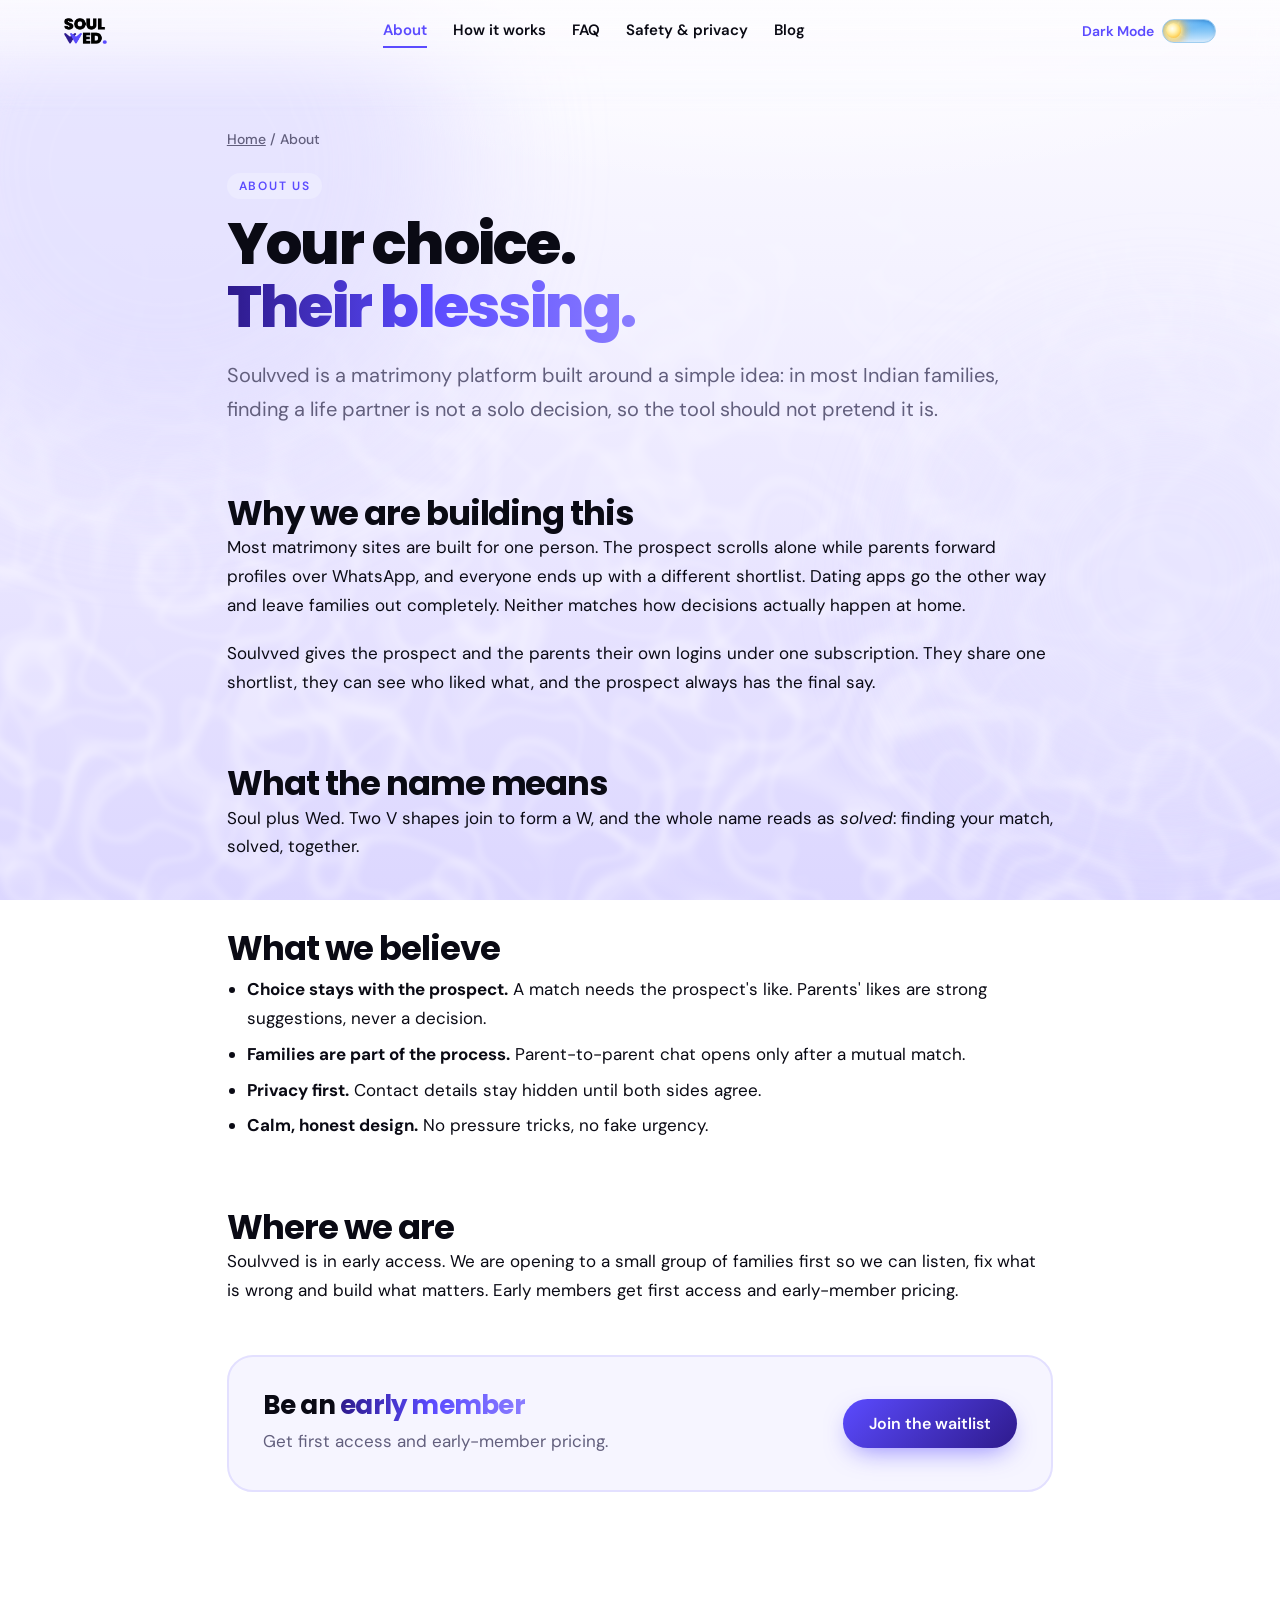
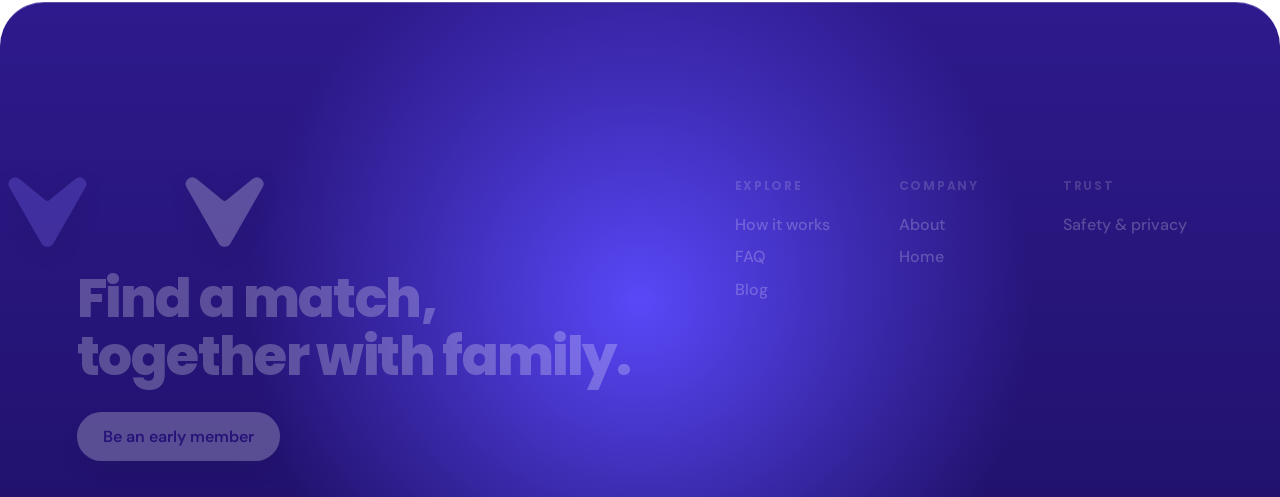
<file: about.html>
<!DOCTYPE html>
<html lang="en">
<head>
<meta charset="utf-8">
<meta name="viewport" content="width=device-width, initial-scale=1, viewport-fit=cover">
<meta name="theme-color" content="#5b4bff">
<title>About Soulvved | Matrimony where families and prospects find a match together</title>
<meta name="description" content="Soulvved is a matrimony platform where the prospect and their parents each get a login under one plan, share a shortlist and chat family to family.">
<link rel="canonical" href="https://solvved.com/about">
<meta property="og:type" content="website">
<meta property="og:site_name" content="Soulvved">
<meta property="og:title" content="About Soulvved | Matrimony where families and prospects find a match together">
<meta property="og:description" content="Soulvved is a matrimony platform where the prospect and their parents each get a login under one plan, share a shortlist and chat family to family.">
<meta property="og:url" content="https://solvved.com/about">
<meta property="og:image" content="https://solvved.com/og-image.png">
<meta name="twitter:card" content="summary_large_image">
<link rel="icon" href="favicon.ico" sizes="any"><link class="fv" rel="icon" type="image/png" sizes="32x32" href="favicon-light-32.png" media="(prefers-color-scheme: light)"><link class="fv" rel="icon" type="image/png" sizes="32x32" href="favicon-dark-32.png" media="(prefers-color-scheme: dark)"><link class="fv" rel="icon" type="image/png" sizes="192x192" href="favicon-light-192.png" media="(prefers-color-scheme: light)"><link class="fv" rel="icon" type="image/png" sizes="192x192" href="favicon-dark-192.png" media="(prefers-color-scheme: dark)"><link rel="apple-touch-icon" href="apple-touch-icon.png">
<link rel="preconnect" href="https://fonts.googleapis.com">
<link href="https://fonts.googleapis.com/css2?family=Poppins:wght@500;600;700;800&family=DM+Sans:wght@400;500;600&display=swap" rel="stylesheet">
<script>(function(){try{var m=new URLSearchParams(location.search).get('m'),s=localStorage.getItem('dk'),d=m==='dark'?1:m==='light'?0:s==='1'?1:s==='0'?0:matchMedia('(prefers-color-scheme: dark)').matches?1:0;if(d)document.documentElement.classList.add('dark')}catch(e){}})()</script>
<link rel="stylesheet" href="pages.css">
<script type="application/ld+json">{"@context": "https://schema.org", "@type": "Organization", "name": "Soulvved", "url": "https://solvved.com", "logo": "https://solvved.com/og-image.png"}</script><script type="application/ld+json">{"@context": "https://schema.org", "@type": "BreadcrumbList", "itemListElement": [{"@type": "ListItem", "position": 1, "name": "Home", "item": "https://solvved.com/"}, {"@type": "ListItem", "position": 2, "name": "About", "item": "https://solvved.com/about"}]}</script>
</head>
<body><svg width="0" height="0" style="position:absolute" aria-hidden="true" focusable="false"><defs><filter id="dksoft" x="-20%" y="-30%" width="140%" height="160%"><feGaussianBlur stdDeviation=".55"/></filter><linearGradient id="dkcw" x1="0" y1="0" x2="0" y2="1"><stop offset="0" stop-color="#fff"/><stop offset=".62" stop-color="#f6fbff"/><stop offset="1" stop-color="#cfe2f4"/></linearGradient><radialGradient id="dkcb" cx=".5" cy=".38" r=".62"><stop offset="0" stop-color="#fff"/><stop offset=".7" stop-color="#f3f9ff"/><stop offset="1" stop-color="#d7e7f7"/></radialGradient><symbol id="dkcloud" viewBox="-4 -6 78 40" overflow="visible"><g filter="url(#dksoft)"><ellipse cx="35" cy="23" rx="31" ry="6.2" fill="url(#dkcw)"/><circle cx="16" cy="19" r="8" fill="url(#dkcb)"/><circle cx="27" cy="13" r="10.5" fill="url(#dkcb)"/><circle cx="41" cy="11" r="12" fill="url(#dkcb)"/><circle cx="54" cy="17" r="8.6" fill="url(#dkcb)"/><ellipse cx="36" cy="24.4" rx="28" ry="3.2" fill="#bcd3ea" opacity=".35"/></g></symbol></defs></svg>
<div class="bg" aria-hidden="true"><div class="lnw" aria-hidden="true"><b></b><b></b></div><i class="b1"></i><i class="b2"></i></div>
<nav class="pn" aria-label="Main"><a class="lgk" href="index.html" aria-label="Soulvved home"><img class="lgl" src="logo-light.png" alt="Soulvved"><img class="lgz" src="logo-dark.png" alt="Soulvved"></a><div class="pl"><a href="about.html" aria-current="page">About</a><a href="how-it-works.html">How it works</a><a href="faq.html">FAQ</a><a href="safety-privacy.html">Safety &amp; privacy</a><a href="blog/index.html">Blog</a></div><label class="tg dm"><span>Dark Mode</span><input type="checkbox" id="dk" role="switch"><span class="dkt"><b class="cl" style="--y:3px;--w:30px;--o:.6;--t:60s;--d:-6s"><svg viewBox="-4 -6 78 40"><use href="#dkcloud"/></svg></b><b class="cl" style="--y:22px;--w:26px;--o:.5;--t:72s;--d:-40s"><svg viewBox="-4 -6 78 40"><use href="#dkcloud"/></svg></b><b class="cl" style="--y:9px;--w:44px;--o:.92;--t:48s;--d:-26s"><svg viewBox="-4 -6 78 40"><use href="#dkcloud"/></svg></b><b class="cl" style="--y:21px;--w:54px;--o:.96;--t:40s;--d:-12s"><svg viewBox="-4 -6 78 40"><use href="#dkcloud"/></svg></b><b class="cl" style="--y:1px;--w:36px;--o:.8;--t:56s;--d:-48s"><svg viewBox="-4 -6 78 40"><use href="#dkcloud"/></svg></b><b class="dk-st s1"></b><b class="dk-st s2"></b><b class="dk-st s3"></b><b class="dk-st s4"></b><span class="dkk"><span class="sun"><b class="glow"></b><b class="flare"></b><b class="disc"></b></span><svg class="dk-moon" viewBox="0 0 32 32" aria-hidden="true"><mask id="cmk"><rect width="32" height="32" fill="#fff"/><circle cx="21.5" cy="12.5" r="8.6" fill="#000"/></mask><circle cx="14.5" cy="17" r="10" fill="#ffeaa0" mask="url(#cmk)"/></svg></span></span></label></nav>
<main>
<div class="crumbs"><a href="index.html">Home</a> / About</div>
<p class="eyebrow">About us</p>
<h1>Your choice.<br><em class="gt">Their blessing.</em></h1>
<p class="lead">Soulvved is a matrimony platform built around a simple idea: in most Indian families, finding a life partner is not a solo decision, so the tool should not pretend it is.</p>
<div class="prose">
<h2>Why we are building this</h2>
<p>Most matrimony sites are built for one person. The prospect scrolls alone while parents forward profiles over WhatsApp, and everyone ends up with a different shortlist. Dating apps go the other way and leave families out completely. Neither matches how decisions actually happen at home.</p>
<p>Soulvved gives the prospect and the parents their own logins under one subscription. They share one shortlist, they can see who liked what, and the prospect always has the final say.</p>
<h2>What the name means</h2>
<p>Soul plus Wed. Two V shapes join to form a W, and the whole name reads as <em>solved</em>: finding your match, solved, together.</p>
<h2>What we believe</h2>
<ul><li><strong>Choice stays with the prospect.</strong> A match needs the prospect's like. Parents' likes are strong suggestions, never a decision.</li>
<li><strong>Families are part of the process.</strong> Parent-to-parent chat opens only after a mutual match.</li>
<li><strong>Privacy first.</strong> Contact details stay hidden until both sides agree.</li>
<li><strong>Calm, honest design.</strong> No pressure tricks, no fake urgency.</li></ul>
<h2>Where we are</h2>
<p>Soulvved is in early access. We are opening to a small group of families first so we can listen, fix what is wrong and build what matters. Early members get first access and early-member pricing.</p>
</div>
<div class="cta"><div><h2>Be an <em class="gt">early member</em></h2><p>Get first access and early-member pricing.</p></div><a class="btn" href="index.html#join">Join the waitlist</a></div>
</main>
<footer class="ft" id="ft"><div class="ft-in">
<div class="ft-top"><div><svg class="ft-v" viewBox="0 0 239 142" aria-hidden="true"><path class="v1" d="M22.82,3.77 L76.24,47.05 A5.97,5.97 0 0 0 83.76,47.05 L137.18,3.77 A13.27,13.27 0 0 1 157.07,20.67 L92.25,134.19 A14.1,14.1 0 0 1 67.75,134.19 L2.93,20.67 A13.27,13.27 0 0 1 22.82,3.77 Z"/><path class="v2" transform="translate(79 0)" d="M22.82,3.77 L76.24,47.05 A5.97,5.97 0 0 0 83.76,47.05 L137.18,3.77 A13.27,13.27 0 0 1 157.07,20.67 L92.25,134.19 A14.1,14.1 0 0 1 67.75,134.19 L2.93,20.67 A13.27,13.27 0 0 1 22.82,3.77 Z"/></svg><h2>Find a match,<br>together with family.</h2><a class="ft-btn" href="index.html#join">Be an early member</a></div>
<div class="ft-cols" role="navigation" aria-label="Footer"><div><h3>Explore</h3><a href="how-it-works.html">How it works</a><a href="faq.html">FAQ</a><a href="blog/index.html">Blog</a></div><div><h3>Company</h3><a href="about.html">About</a><a href="index.html">Home</a></div><div><h3>Trust</h3><a href="safety-privacy.html">Safety &amp; privacy</a></div></div></div>
<div class="ft-bot"><span>© 2026 Soulvved. Early access preview.</span><a class="ft-up" id="ftup" href="#top">Back to top &uarr;</a></div>
</div></footer>
<script src="pages.js" defer></script>
<script src="/analytics.js" defer></script>
</body>
</html>
</file>
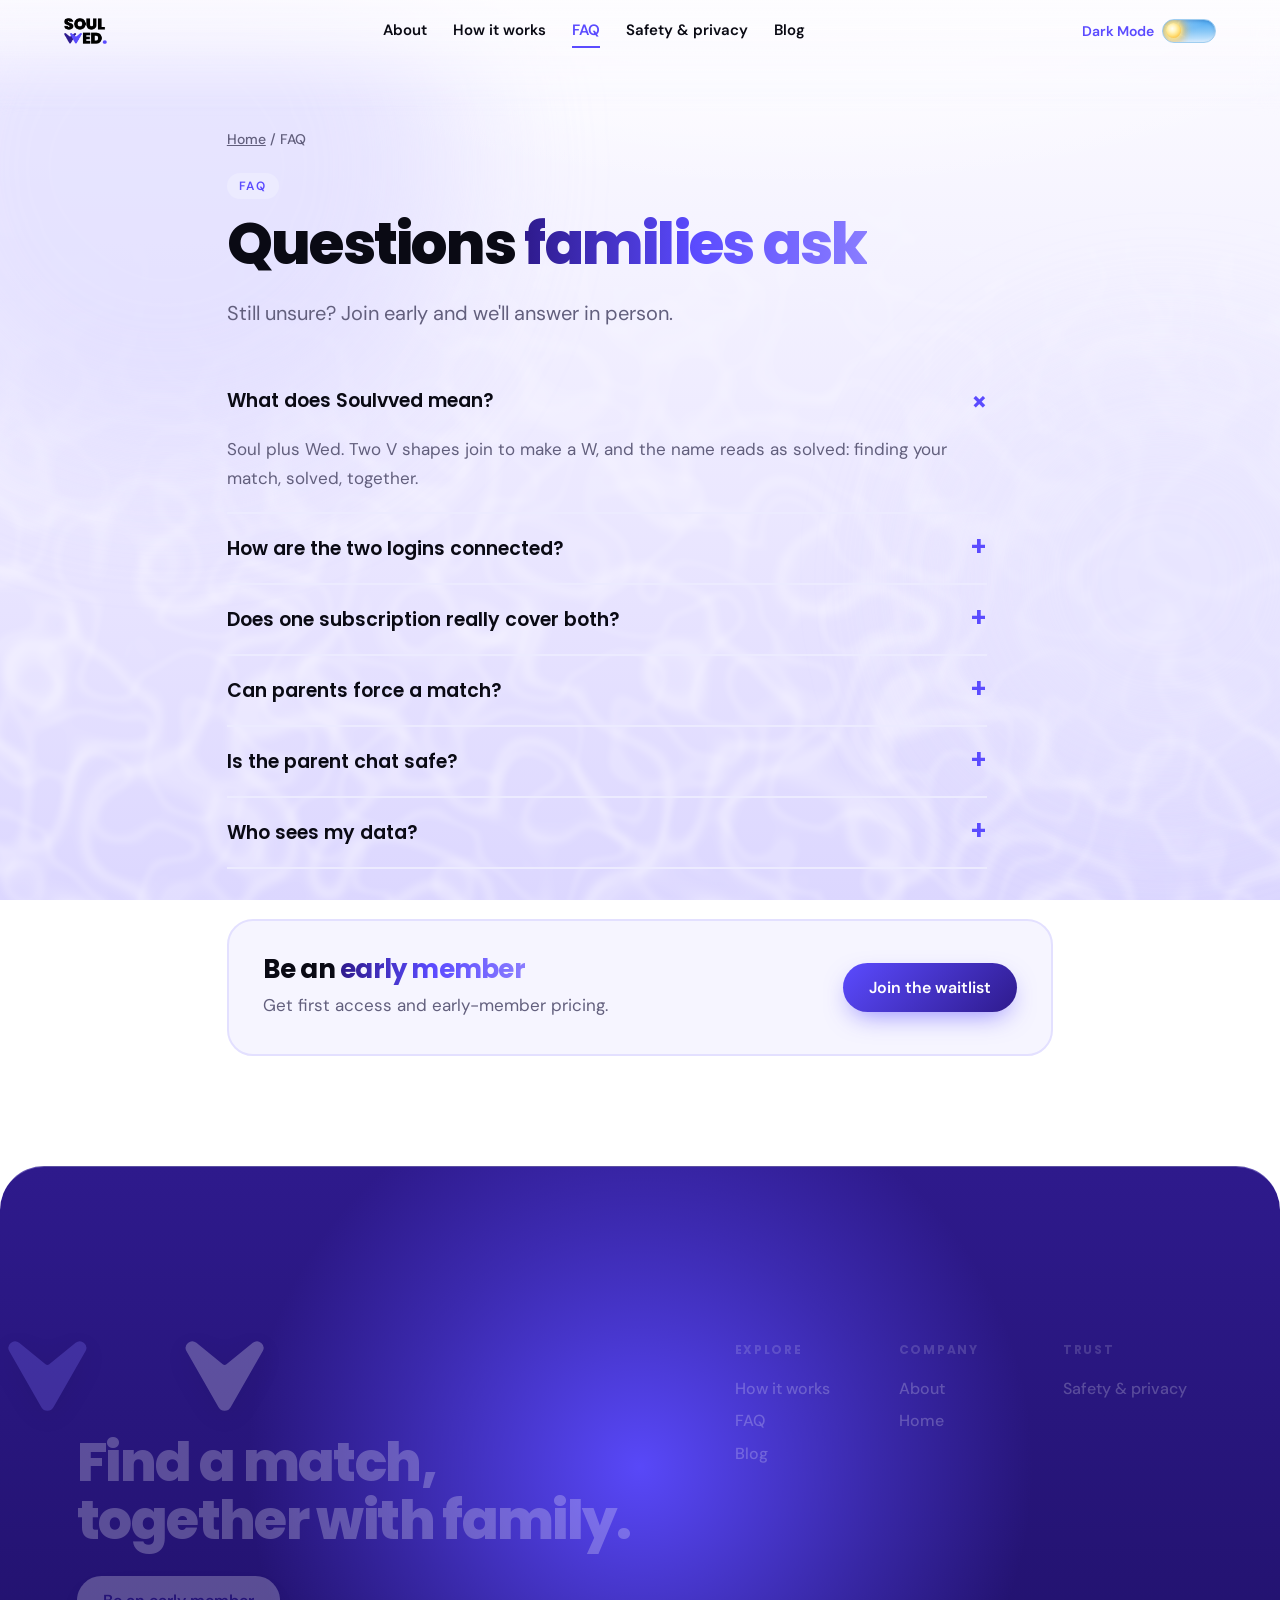
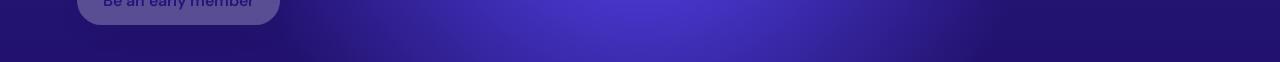
<file: faq.html>
<!DOCTYPE html>
<html lang="en">
<head>
<meta charset="utf-8">
<meta name="viewport" content="width=device-width, initial-scale=1, viewport-fit=cover">
<meta name="theme-color" content="#5b4bff">
<title>Soulvved FAQ | Questions families ask about matrimony and shared logins</title>
<meta name="description" content="Answers to common questions about Soulvved: what the name means, how the prospect and parent logins connect, one subscription, safety and data.">
<link rel="canonical" href="https://solvved.com/faq">
<meta property="og:type" content="website">
<meta property="og:site_name" content="Soulvved">
<meta property="og:title" content="Soulvved FAQ | Questions families ask about matrimony and shared logins">
<meta property="og:description" content="Answers to common questions about Soulvved: what the name means, how the prospect and parent logins connect, one subscription, safety and data.">
<meta property="og:url" content="https://solvved.com/faq">
<meta property="og:image" content="https://solvved.com/og-image.png">
<meta name="twitter:card" content="summary_large_image">
<link rel="icon" href="favicon.ico" sizes="any"><link class="fv" rel="icon" type="image/png" sizes="32x32" href="favicon-light-32.png" media="(prefers-color-scheme: light)"><link class="fv" rel="icon" type="image/png" sizes="32x32" href="favicon-dark-32.png" media="(prefers-color-scheme: dark)"><link class="fv" rel="icon" type="image/png" sizes="192x192" href="favicon-light-192.png" media="(prefers-color-scheme: light)"><link class="fv" rel="icon" type="image/png" sizes="192x192" href="favicon-dark-192.png" media="(prefers-color-scheme: dark)"><link rel="apple-touch-icon" href="apple-touch-icon.png">
<link rel="preconnect" href="https://fonts.googleapis.com">
<link href="https://fonts.googleapis.com/css2?family=Poppins:wght@500;600;700;800&family=DM+Sans:wght@400;500;600&display=swap" rel="stylesheet">
<script>(function(){try{var m=new URLSearchParams(location.search).get('m'),s=localStorage.getItem('dk'),d=m==='dark'?1:m==='light'?0:s==='1'?1:s==='0'?0:matchMedia('(prefers-color-scheme: dark)').matches?1:0;if(d)document.documentElement.classList.add('dark')}catch(e){}})()</script>
<link rel="stylesheet" href="pages.css">
<script type="application/ld+json">{"@context": "https://schema.org", "@type": "Organization", "name": "Soulvved", "url": "https://solvved.com", "logo": "https://solvved.com/og-image.png"}</script><script type="application/ld+json">{"@context": "https://schema.org", "@type": "BreadcrumbList", "itemListElement": [{"@type": "ListItem", "position": 1, "name": "Home", "item": "https://solvved.com/"}, {"@type": "ListItem", "position": 2, "name": "FAQ", "item": "https://solvved.com/faq"}]}</script><script type="application/ld+json">{"@context": "https://schema.org", "@type": "FAQPage", "mainEntity": [{"@type": "Question", "name": "What does Soulvved mean?", "acceptedAnswer": {"@type": "Answer", "text": "Soul plus Wed. Two V shapes join to make a W, and the name reads as solved: finding your match, solved, together."}}, {"@type": "Question", "name": "How are the two logins connected?", "acceptedAnswer": {"@type": "Answer", "text": "The prospect invites parents with a code or link. Both accounts then share one shortlist, with labels showing who liked what."}}, {"@type": "Question", "name": "Does one subscription really cover both?", "acceptedAnswer": {"@type": "Answer", "text": "Yes. A single family plan includes the prospect's login and the parents' login."}}, {"@type": "Question", "name": "Can parents force a match?", "acceptedAnswer": {"@type": "Answer", "text": "No. A match needs the prospect's like. Parent likes act as strong suggestions."}}, {"@type": "Question", "name": "Is the parent chat safe?", "acceptedAnswer": {"@type": "Answer", "text": "It unlocks only after a mutual match, with reporting, blocking and moderation. Phone numbers stay hidden until both families agree."}}, {"@type": "Question", "name": "Who sees my data?", "acceptedAnswer": {"@type": "Answer", "text": "Only linked family members and your matches, within the limits you set."}}]}</script>
</head>
<body><svg width="0" height="0" style="position:absolute" aria-hidden="true" focusable="false"><defs><filter id="dksoft" x="-20%" y="-30%" width="140%" height="160%"><feGaussianBlur stdDeviation=".55"/></filter><linearGradient id="dkcw" x1="0" y1="0" x2="0" y2="1"><stop offset="0" stop-color="#fff"/><stop offset=".62" stop-color="#f6fbff"/><stop offset="1" stop-color="#cfe2f4"/></linearGradient><radialGradient id="dkcb" cx=".5" cy=".38" r=".62"><stop offset="0" stop-color="#fff"/><stop offset=".7" stop-color="#f3f9ff"/><stop offset="1" stop-color="#d7e7f7"/></radialGradient><symbol id="dkcloud" viewBox="-4 -6 78 40" overflow="visible"><g filter="url(#dksoft)"><ellipse cx="35" cy="23" rx="31" ry="6.2" fill="url(#dkcw)"/><circle cx="16" cy="19" r="8" fill="url(#dkcb)"/><circle cx="27" cy="13" r="10.5" fill="url(#dkcb)"/><circle cx="41" cy="11" r="12" fill="url(#dkcb)"/><circle cx="54" cy="17" r="8.6" fill="url(#dkcb)"/><ellipse cx="36" cy="24.4" rx="28" ry="3.2" fill="#bcd3ea" opacity=".35"/></g></symbol></defs></svg>
<div class="bg" aria-hidden="true"><div class="lnw" aria-hidden="true"><b></b><b></b></div><i class="b1"></i><i class="b2"></i></div>
<nav class="pn" aria-label="Main"><a class="lgk" href="index.html" aria-label="Soulvved home"><img class="lgl" src="logo-light.png" alt="Soulvved"><img class="lgz" src="logo-dark.png" alt="Soulvved"></a><div class="pl"><a href="about.html">About</a><a href="how-it-works.html">How it works</a><a href="faq.html" aria-current="page">FAQ</a><a href="safety-privacy.html">Safety &amp; privacy</a><a href="blog/index.html">Blog</a></div><label class="tg dm"><span>Dark Mode</span><input type="checkbox" id="dk" role="switch"><span class="dkt"><b class="cl" style="--y:3px;--w:30px;--o:.6;--t:60s;--d:-6s"><svg viewBox="-4 -6 78 40"><use href="#dkcloud"/></svg></b><b class="cl" style="--y:22px;--w:26px;--o:.5;--t:72s;--d:-40s"><svg viewBox="-4 -6 78 40"><use href="#dkcloud"/></svg></b><b class="cl" style="--y:9px;--w:44px;--o:.92;--t:48s;--d:-26s"><svg viewBox="-4 -6 78 40"><use href="#dkcloud"/></svg></b><b class="cl" style="--y:21px;--w:54px;--o:.96;--t:40s;--d:-12s"><svg viewBox="-4 -6 78 40"><use href="#dkcloud"/></svg></b><b class="cl" style="--y:1px;--w:36px;--o:.8;--t:56s;--d:-48s"><svg viewBox="-4 -6 78 40"><use href="#dkcloud"/></svg></b><b class="dk-st s1"></b><b class="dk-st s2"></b><b class="dk-st s3"></b><b class="dk-st s4"></b><span class="dkk"><span class="sun"><b class="glow"></b><b class="flare"></b><b class="disc"></b></span><svg class="dk-moon" viewBox="0 0 32 32" aria-hidden="true"><mask id="cmk"><rect width="32" height="32" fill="#fff"/><circle cx="21.5" cy="12.5" r="8.6" fill="#000"/></mask><circle cx="14.5" cy="17" r="10" fill="#ffeaa0" mask="url(#cmk)"/></svg></span></span></label></nav>
<main>
<div class="crumbs"><a href="index.html">Home</a> / FAQ</div>
<p class="eyebrow">FAQ</p>
<h1>Questions <em class="gt">families ask</em></h1>
<p class="lead">Still unsure? Join early and we'll answer in person.</p>
<div style="margin-top:36px;max-width:760px"><div class="q open"><button aria-expanded="true">What does Soulvved mean?</button><div><p>Soul plus Wed. Two V shapes join to make a W, and the name reads as solved: finding your match, solved, together.</p></div></div><div class="q"><button aria-expanded="false">How are the two logins connected?</button><div><p>The prospect invites parents with a code or link. Both accounts then share one shortlist, with labels showing who liked what.</p></div></div><div class="q"><button aria-expanded="false">Does one subscription really cover both?</button><div><p>Yes. A single family plan includes the prospect&#x27;s login and the parents&#x27; login.</p></div></div><div class="q"><button aria-expanded="false">Can parents force a match?</button><div><p>No. A match needs the prospect&#x27;s like. Parent likes act as strong suggestions.</p></div></div><div class="q"><button aria-expanded="false">Is the parent chat safe?</button><div><p>It unlocks only after a mutual match, with reporting, blocking and moderation. Phone numbers stay hidden until both families agree.</p></div></div><div class="q"><button aria-expanded="false">Who sees my data?</button><div><p>Only linked family members and your matches, within the limits you set.</p></div></div></div>
<div class="cta"><div><h2>Be an <em class="gt">early member</em></h2><p>Get first access and early-member pricing.</p></div><a class="btn" href="index.html#join">Join the waitlist</a></div>
</main>
<footer class="ft" id="ft"><div class="ft-in">
<div class="ft-top"><div><svg class="ft-v" viewBox="0 0 239 142" aria-hidden="true"><path class="v1" d="M22.82,3.77 L76.24,47.05 A5.97,5.97 0 0 0 83.76,47.05 L137.18,3.77 A13.27,13.27 0 0 1 157.07,20.67 L92.25,134.19 A14.1,14.1 0 0 1 67.75,134.19 L2.93,20.67 A13.27,13.27 0 0 1 22.82,3.77 Z"/><path class="v2" transform="translate(79 0)" d="M22.82,3.77 L76.24,47.05 A5.97,5.97 0 0 0 83.76,47.05 L137.18,3.77 A13.27,13.27 0 0 1 157.07,20.67 L92.25,134.19 A14.1,14.1 0 0 1 67.75,134.19 L2.93,20.67 A13.27,13.27 0 0 1 22.82,3.77 Z"/></svg><h2>Find a match,<br>together with family.</h2><a class="ft-btn" href="index.html#join">Be an early member</a></div>
<div class="ft-cols" role="navigation" aria-label="Footer"><div><h3>Explore</h3><a href="how-it-works.html">How it works</a><a href="faq.html">FAQ</a><a href="blog/index.html">Blog</a></div><div><h3>Company</h3><a href="about.html">About</a><a href="index.html">Home</a></div><div><h3>Trust</h3><a href="safety-privacy.html">Safety &amp; privacy</a></div></div></div>
<div class="ft-bot"><span>© 2026 Soulvved. Early access preview.</span><a class="ft-up" id="ftup" href="#top">Back to top &uarr;</a></div>
</div></footer>
<script src="pages.js" defer></script>
<script src="/analytics.js" defer></script>
</body>
</html>
</file>
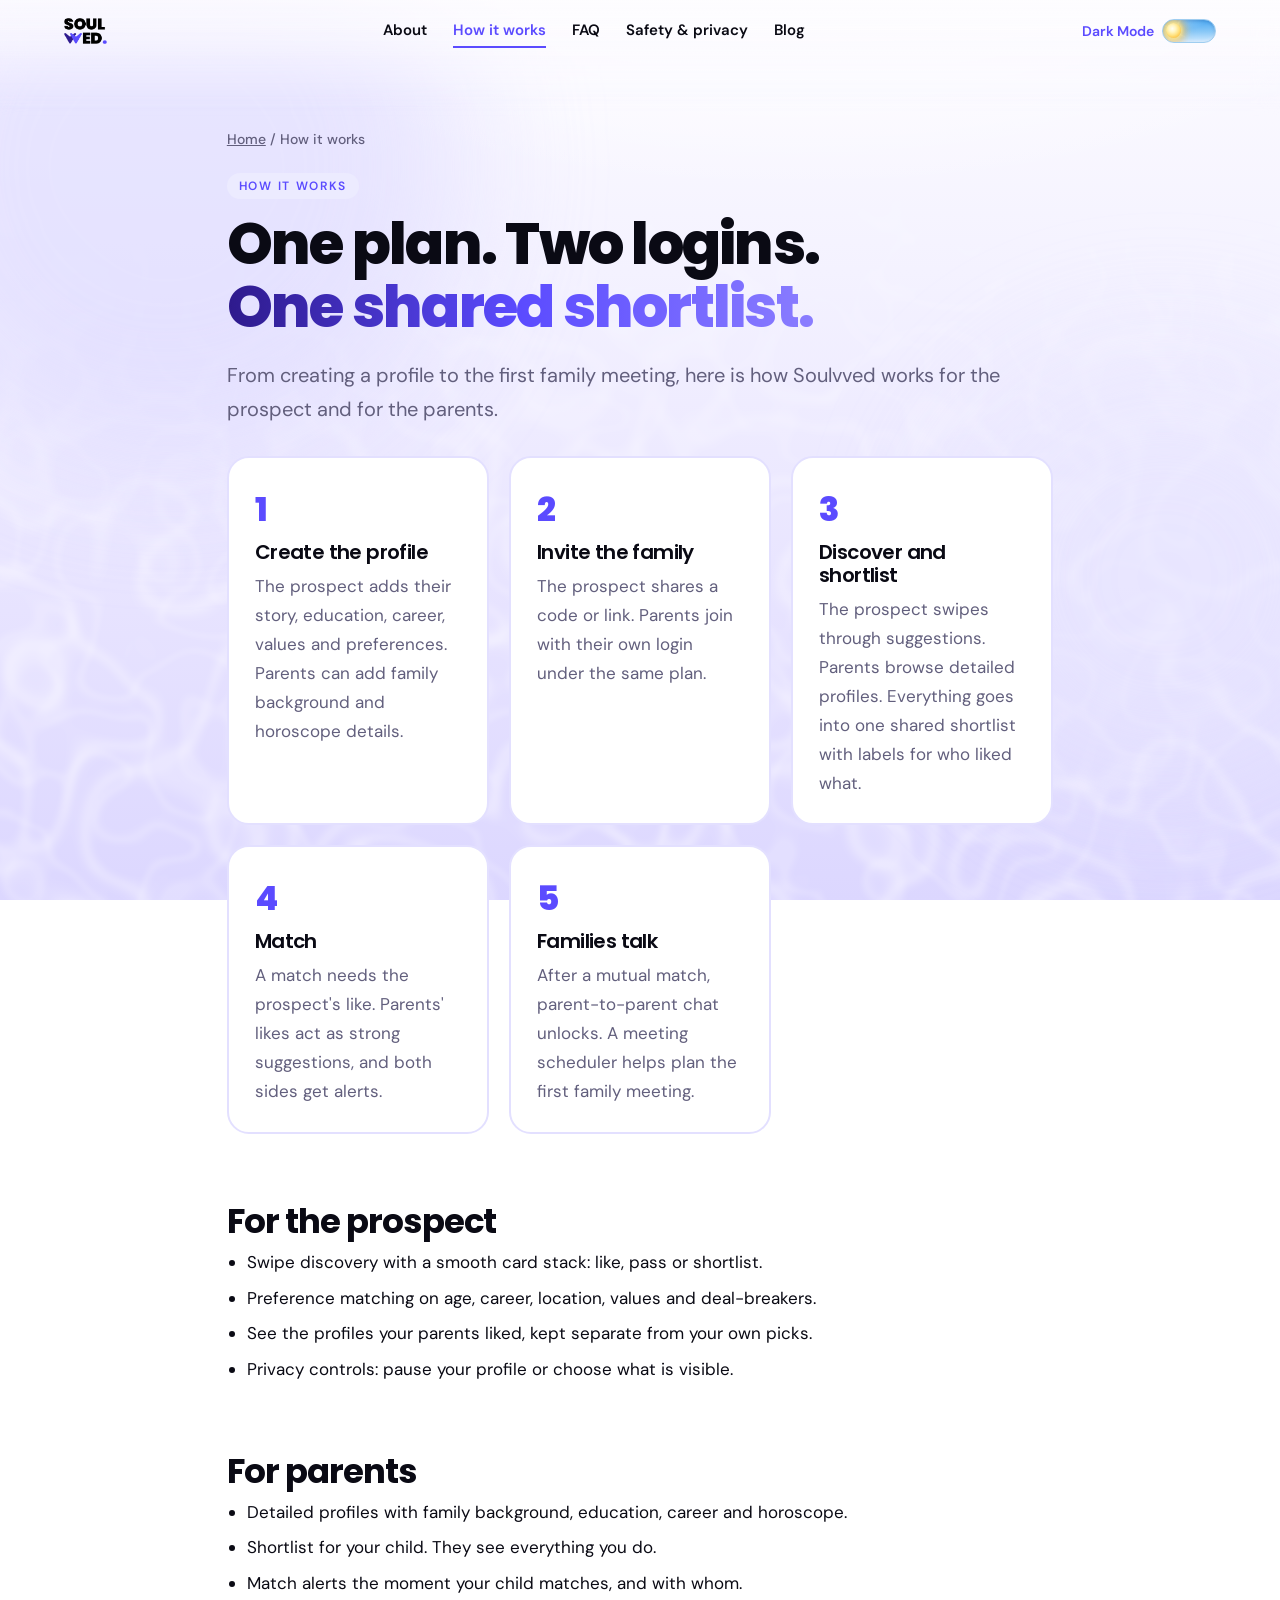
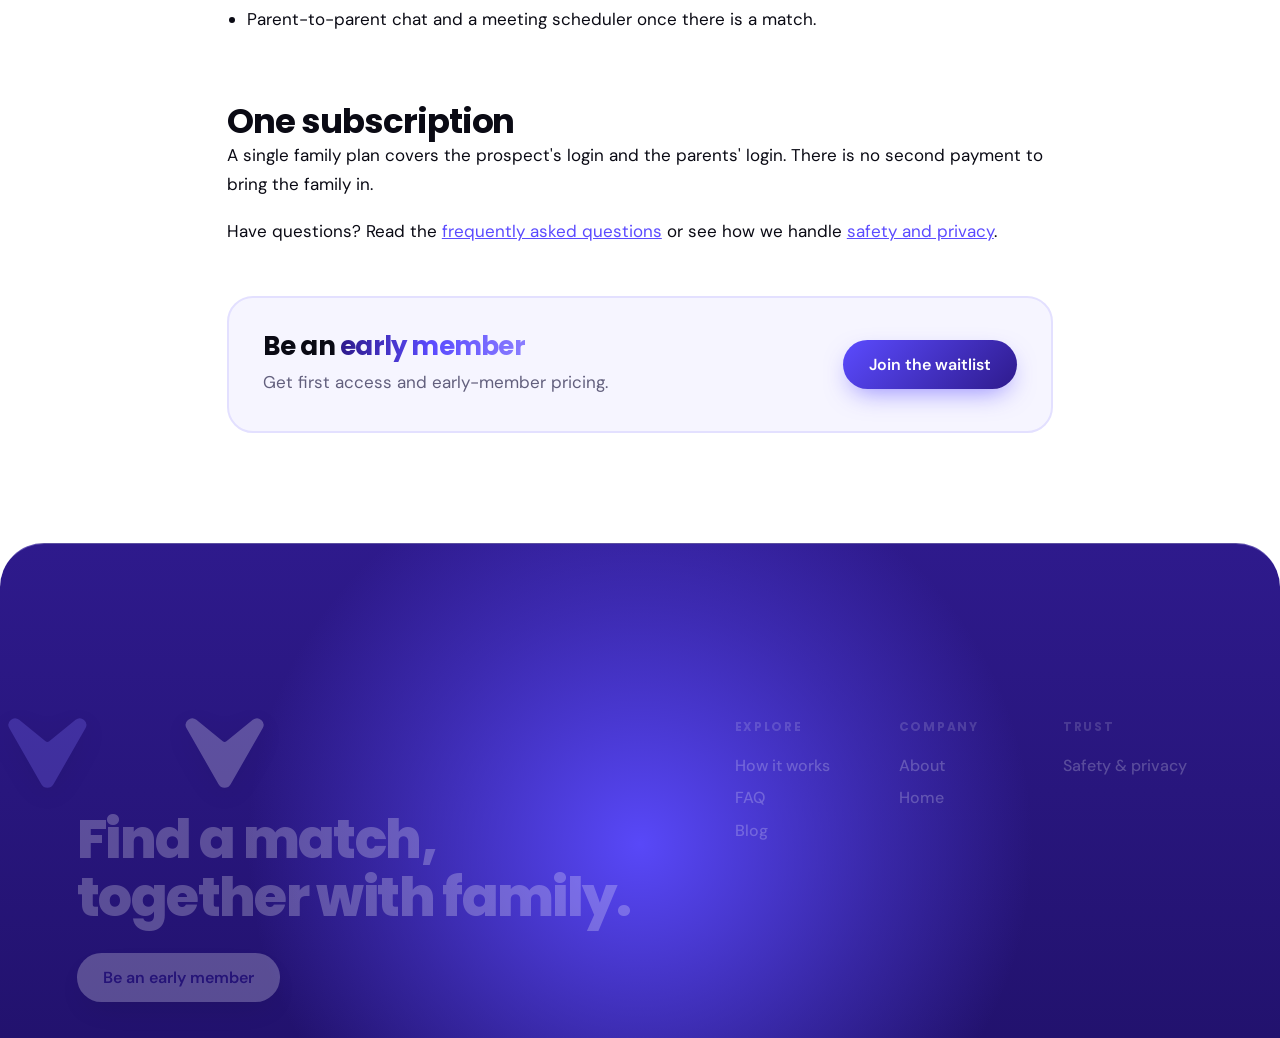
<file: how-it-works.html>
<!DOCTYPE html>
<html lang="en">
<head>
<meta charset="utf-8">
<meta name="viewport" content="width=device-width, initial-scale=1, viewport-fit=cover">
<meta name="theme-color" content="#5b4bff">
<title>How Soulvved works | One plan, two logins, one shared shortlist</title>
<meta name="description" content="See how Soulvved works: the prospect and parents each get a login, swipe and shortlist together, and families chat once there is a mutual match.">
<link rel="canonical" href="https://solvved.com/how-it-works">
<meta property="og:type" content="website">
<meta property="og:site_name" content="Soulvved">
<meta property="og:title" content="How Soulvved works | One plan, two logins, one shared shortlist">
<meta property="og:description" content="See how Soulvved works: the prospect and parents each get a login, swipe and shortlist together, and families chat once there is a mutual match.">
<meta property="og:url" content="https://solvved.com/how-it-works">
<meta property="og:image" content="https://solvved.com/og-image.png">
<meta name="twitter:card" content="summary_large_image">
<link rel="icon" href="favicon.ico" sizes="any"><link class="fv" rel="icon" type="image/png" sizes="32x32" href="favicon-light-32.png" media="(prefers-color-scheme: light)"><link class="fv" rel="icon" type="image/png" sizes="32x32" href="favicon-dark-32.png" media="(prefers-color-scheme: dark)"><link class="fv" rel="icon" type="image/png" sizes="192x192" href="favicon-light-192.png" media="(prefers-color-scheme: light)"><link class="fv" rel="icon" type="image/png" sizes="192x192" href="favicon-dark-192.png" media="(prefers-color-scheme: dark)"><link rel="apple-touch-icon" href="apple-touch-icon.png">
<link rel="preconnect" href="https://fonts.googleapis.com">
<link href="https://fonts.googleapis.com/css2?family=Poppins:wght@500;600;700;800&family=DM+Sans:wght@400;500;600&display=swap" rel="stylesheet">
<script>(function(){try{var m=new URLSearchParams(location.search).get('m'),s=localStorage.getItem('dk'),d=m==='dark'?1:m==='light'?0:s==='1'?1:s==='0'?0:matchMedia('(prefers-color-scheme: dark)').matches?1:0;if(d)document.documentElement.classList.add('dark')}catch(e){}})()</script>
<link rel="stylesheet" href="pages.css">
<script type="application/ld+json">{"@context": "https://schema.org", "@type": "Organization", "name": "Soulvved", "url": "https://solvved.com", "logo": "https://solvved.com/og-image.png"}</script><script type="application/ld+json">{"@context": "https://schema.org", "@type": "BreadcrumbList", "itemListElement": [{"@type": "ListItem", "position": 1, "name": "Home", "item": "https://solvved.com/"}, {"@type": "ListItem", "position": 2, "name": "How it works", "item": "https://solvved.com/how-it-works"}]}</script>
</head>
<body><svg width="0" height="0" style="position:absolute" aria-hidden="true" focusable="false"><defs><filter id="dksoft" x="-20%" y="-30%" width="140%" height="160%"><feGaussianBlur stdDeviation=".55"/></filter><linearGradient id="dkcw" x1="0" y1="0" x2="0" y2="1"><stop offset="0" stop-color="#fff"/><stop offset=".62" stop-color="#f6fbff"/><stop offset="1" stop-color="#cfe2f4"/></linearGradient><radialGradient id="dkcb" cx=".5" cy=".38" r=".62"><stop offset="0" stop-color="#fff"/><stop offset=".7" stop-color="#f3f9ff"/><stop offset="1" stop-color="#d7e7f7"/></radialGradient><symbol id="dkcloud" viewBox="-4 -6 78 40" overflow="visible"><g filter="url(#dksoft)"><ellipse cx="35" cy="23" rx="31" ry="6.2" fill="url(#dkcw)"/><circle cx="16" cy="19" r="8" fill="url(#dkcb)"/><circle cx="27" cy="13" r="10.5" fill="url(#dkcb)"/><circle cx="41" cy="11" r="12" fill="url(#dkcb)"/><circle cx="54" cy="17" r="8.6" fill="url(#dkcb)"/><ellipse cx="36" cy="24.4" rx="28" ry="3.2" fill="#bcd3ea" opacity=".35"/></g></symbol></defs></svg>
<div class="bg" aria-hidden="true"><div class="lnw" aria-hidden="true"><b></b><b></b></div><i class="b1"></i><i class="b2"></i></div>
<nav class="pn" aria-label="Main"><a class="lgk" href="index.html" aria-label="Soulvved home"><img class="lgl" src="logo-light.png" alt="Soulvved"><img class="lgz" src="logo-dark.png" alt="Soulvved"></a><div class="pl"><a href="about.html">About</a><a href="how-it-works.html" aria-current="page">How it works</a><a href="faq.html">FAQ</a><a href="safety-privacy.html">Safety &amp; privacy</a><a href="blog/index.html">Blog</a></div><label class="tg dm"><span>Dark Mode</span><input type="checkbox" id="dk" role="switch"><span class="dkt"><b class="cl" style="--y:3px;--w:30px;--o:.6;--t:60s;--d:-6s"><svg viewBox="-4 -6 78 40"><use href="#dkcloud"/></svg></b><b class="cl" style="--y:22px;--w:26px;--o:.5;--t:72s;--d:-40s"><svg viewBox="-4 -6 78 40"><use href="#dkcloud"/></svg></b><b class="cl" style="--y:9px;--w:44px;--o:.92;--t:48s;--d:-26s"><svg viewBox="-4 -6 78 40"><use href="#dkcloud"/></svg></b><b class="cl" style="--y:21px;--w:54px;--o:.96;--t:40s;--d:-12s"><svg viewBox="-4 -6 78 40"><use href="#dkcloud"/></svg></b><b class="cl" style="--y:1px;--w:36px;--o:.8;--t:56s;--d:-48s"><svg viewBox="-4 -6 78 40"><use href="#dkcloud"/></svg></b><b class="dk-st s1"></b><b class="dk-st s2"></b><b class="dk-st s3"></b><b class="dk-st s4"></b><span class="dkk"><span class="sun"><b class="glow"></b><b class="flare"></b><b class="disc"></b></span><svg class="dk-moon" viewBox="0 0 32 32" aria-hidden="true"><mask id="cmk"><rect width="32" height="32" fill="#fff"/><circle cx="21.5" cy="12.5" r="8.6" fill="#000"/></mask><circle cx="14.5" cy="17" r="10" fill="#ffeaa0" mask="url(#cmk)"/></svg></span></span></label></nav>
<main>
<div class="crumbs"><a href="index.html">Home</a> / How it works</div>
<p class="eyebrow">How it works</p>
<h1>One plan. Two logins.<br><em class="gt">One shared shortlist.</em></h1>
<p class="lead">From creating a profile to the first family meeting, here is how Soulvved works for the prospect and for the parents.</p>
<div class="cards">
<div class="card"><span class="n">1</span><h3>Create the profile</h3><p>The prospect adds their story, education, career, values and preferences. Parents can add family background and horoscope details.</p></div>
<div class="card"><span class="n">2</span><h3>Invite the family</h3><p>The prospect shares a code or link. Parents join with their own login under the same plan.</p></div>
<div class="card"><span class="n">3</span><h3>Discover and shortlist</h3><p>The prospect swipes through suggestions. Parents browse detailed profiles. Everything goes into one shared shortlist with labels for who liked what.</p></div>
<div class="card"><span class="n">4</span><h3>Match</h3><p>A match needs the prospect's like. Parents' likes act as strong suggestions, and both sides get alerts.</p></div>
<div class="card"><span class="n">5</span><h3>Families talk</h3><p>After a mutual match, parent-to-parent chat unlocks. A meeting scheduler helps plan the first family meeting.</p></div>
</div>
<div class="prose">
<h2>For the prospect</h2>
<ul><li>Swipe discovery with a smooth card stack: like, pass or shortlist.</li><li>Preference matching on age, career, location, values and deal-breakers.</li><li>See the profiles your parents liked, kept separate from your own picks.</li><li>Privacy controls: pause your profile or choose what is visible.</li></ul>
<h2>For parents</h2>
<ul><li>Detailed profiles with family background, education, career and horoscope.</li><li>Shortlist for your child. They see everything you do.</li><li>Match alerts the moment your child matches, and with whom.</li><li>Parent-to-parent chat and a meeting scheduler once there is a match.</li></ul>
<h2>One subscription</h2>
<p>A single family plan covers the prospect's login and the parents' login. There is no second payment to bring the family in.</p>
<p>Have questions? Read the <a href="faq.html">frequently asked questions</a> or see how we handle <a href="safety-privacy.html">safety and privacy</a>.</p>
</div>
<div class="cta"><div><h2>Be an <em class="gt">early member</em></h2><p>Get first access and early-member pricing.</p></div><a class="btn" href="index.html#join">Join the waitlist</a></div>
</main>
<footer class="ft" id="ft"><div class="ft-in">
<div class="ft-top"><div><svg class="ft-v" viewBox="0 0 239 142" aria-hidden="true"><path class="v1" d="M22.82,3.77 L76.24,47.05 A5.97,5.97 0 0 0 83.76,47.05 L137.18,3.77 A13.27,13.27 0 0 1 157.07,20.67 L92.25,134.19 A14.1,14.1 0 0 1 67.75,134.19 L2.93,20.67 A13.27,13.27 0 0 1 22.82,3.77 Z"/><path class="v2" transform="translate(79 0)" d="M22.82,3.77 L76.24,47.05 A5.97,5.97 0 0 0 83.76,47.05 L137.18,3.77 A13.27,13.27 0 0 1 157.07,20.67 L92.25,134.19 A14.1,14.1 0 0 1 67.75,134.19 L2.93,20.67 A13.27,13.27 0 0 1 22.82,3.77 Z"/></svg><h2>Find a match,<br>together with family.</h2><a class="ft-btn" href="index.html#join">Be an early member</a></div>
<div class="ft-cols" role="navigation" aria-label="Footer"><div><h3>Explore</h3><a href="how-it-works.html">How it works</a><a href="faq.html">FAQ</a><a href="blog/index.html">Blog</a></div><div><h3>Company</h3><a href="about.html">About</a><a href="index.html">Home</a></div><div><h3>Trust</h3><a href="safety-privacy.html">Safety &amp; privacy</a></div></div></div>
<div class="ft-bot"><span>© 2026 Soulvved. Early access preview.</span><a class="ft-up" id="ftup" href="#top">Back to top &uarr;</a></div>
</div></footer>
<script src="pages.js" defer></script>
<script src="/analytics.js" defer></script>
</body>
</html>
</file>
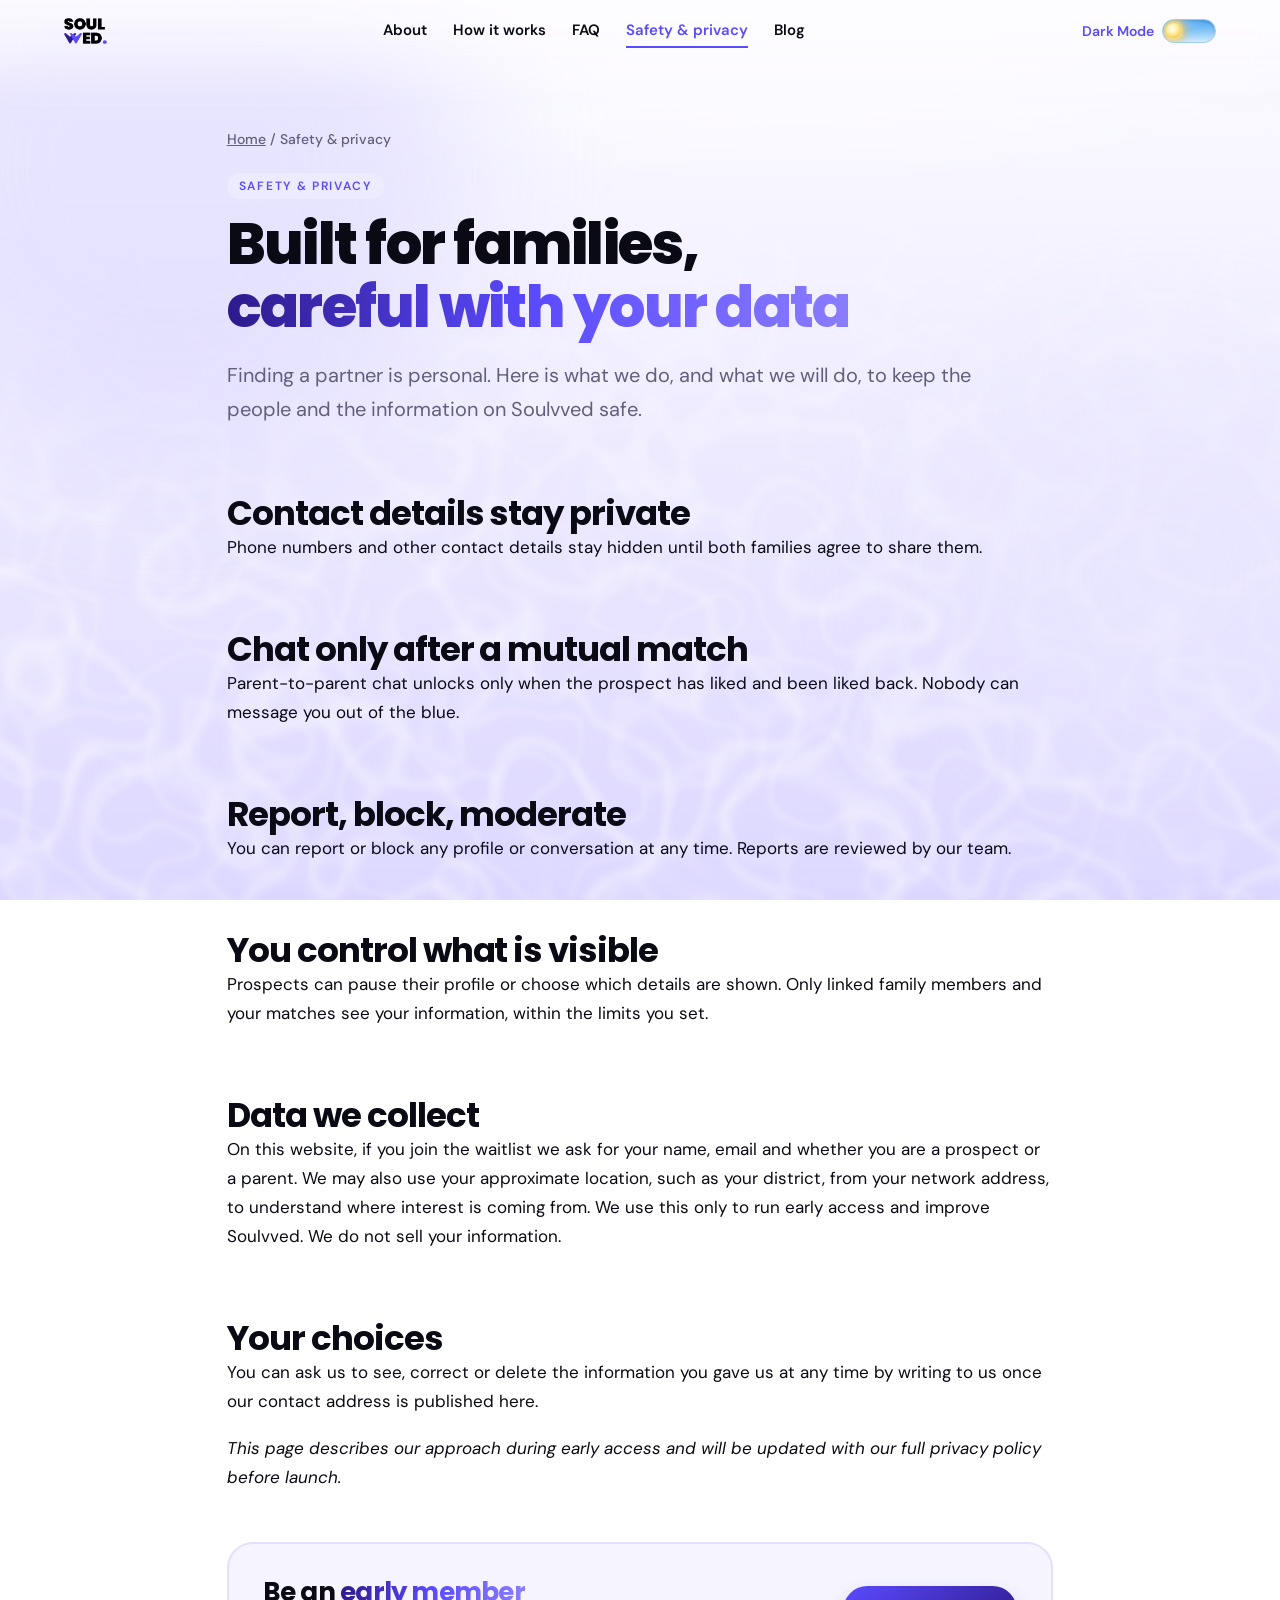
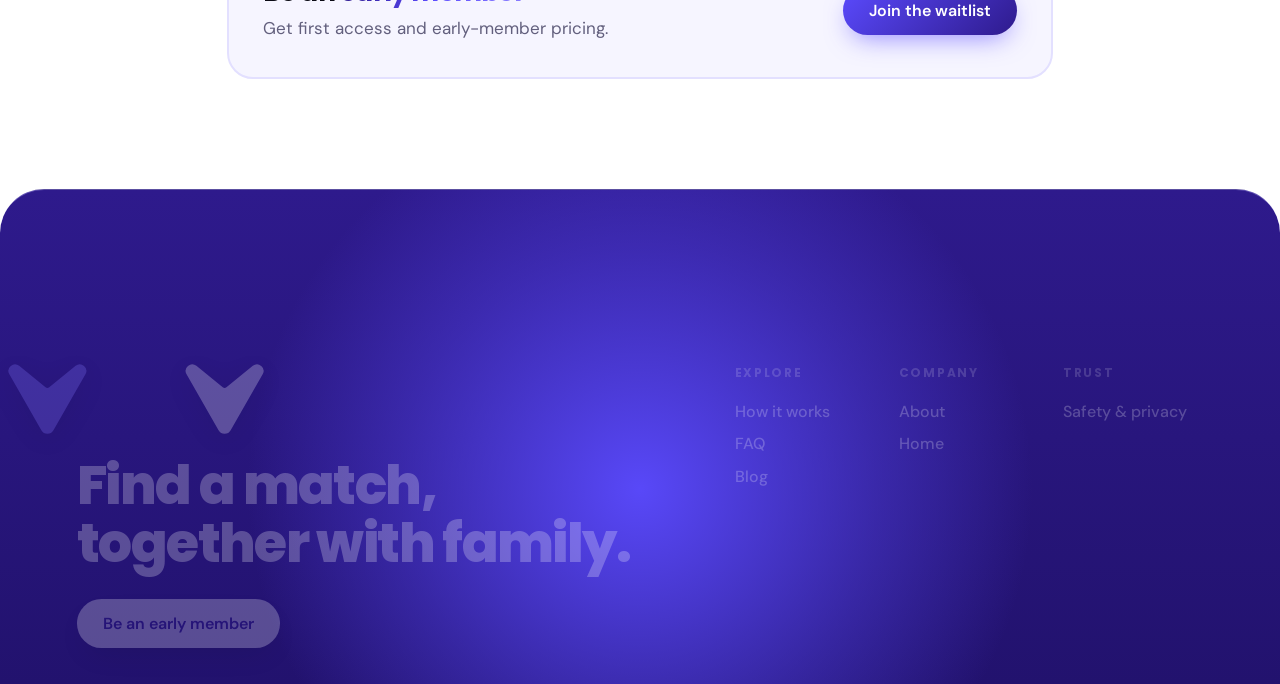
<file: safety-privacy.html>
<!DOCTYPE html>
<html lang="en">
<head>
<meta charset="utf-8">
<meta name="viewport" content="width=device-width, initial-scale=1, viewport-fit=cover">
<meta name="theme-color" content="#5b4bff">
<title>Safety and privacy at Soulvved | How we protect families and data</title>
<meta name="description" content="How Soulvved approaches safety and privacy: contact details hidden until both families agree, mutual-match chat, reporting and blocking, and control over your data.">
<link rel="canonical" href="https://solvved.com/safety-privacy">
<meta property="og:type" content="website">
<meta property="og:site_name" content="Soulvved">
<meta property="og:title" content="Safety and privacy at Soulvved | How we protect families and data">
<meta property="og:description" content="How Soulvved approaches safety and privacy: contact details hidden until both families agree, mutual-match chat, reporting and blocking, and control over your data.">
<meta property="og:url" content="https://solvved.com/safety-privacy">
<meta property="og:image" content="https://solvved.com/og-image.png">
<meta name="twitter:card" content="summary_large_image">
<link rel="icon" href="favicon.ico" sizes="any"><link class="fv" rel="icon" type="image/png" sizes="32x32" href="favicon-light-32.png" media="(prefers-color-scheme: light)"><link class="fv" rel="icon" type="image/png" sizes="32x32" href="favicon-dark-32.png" media="(prefers-color-scheme: dark)"><link class="fv" rel="icon" type="image/png" sizes="192x192" href="favicon-light-192.png" media="(prefers-color-scheme: light)"><link class="fv" rel="icon" type="image/png" sizes="192x192" href="favicon-dark-192.png" media="(prefers-color-scheme: dark)"><link rel="apple-touch-icon" href="apple-touch-icon.png">
<link rel="preconnect" href="https://fonts.googleapis.com">
<link href="https://fonts.googleapis.com/css2?family=Poppins:wght@500;600;700;800&family=DM+Sans:wght@400;500;600&display=swap" rel="stylesheet">
<script>(function(){try{var m=new URLSearchParams(location.search).get('m'),s=localStorage.getItem('dk'),d=m==='dark'?1:m==='light'?0:s==='1'?1:s==='0'?0:matchMedia('(prefers-color-scheme: dark)').matches?1:0;if(d)document.documentElement.classList.add('dark')}catch(e){}})()</script>
<link rel="stylesheet" href="pages.css">
<script type="application/ld+json">{"@context": "https://schema.org", "@type": "Organization", "name": "Soulvved", "url": "https://solvved.com", "logo": "https://solvved.com/og-image.png"}</script><script type="application/ld+json">{"@context": "https://schema.org", "@type": "BreadcrumbList", "itemListElement": [{"@type": "ListItem", "position": 1, "name": "Home", "item": "https://solvved.com/"}, {"@type": "ListItem", "position": 2, "name": "Safety & privacy", "item": "https://solvved.com/safety-privacy"}]}</script>
</head>
<body><svg width="0" height="0" style="position:absolute" aria-hidden="true" focusable="false"><defs><filter id="dksoft" x="-20%" y="-30%" width="140%" height="160%"><feGaussianBlur stdDeviation=".55"/></filter><linearGradient id="dkcw" x1="0" y1="0" x2="0" y2="1"><stop offset="0" stop-color="#fff"/><stop offset=".62" stop-color="#f6fbff"/><stop offset="1" stop-color="#cfe2f4"/></linearGradient><radialGradient id="dkcb" cx=".5" cy=".38" r=".62"><stop offset="0" stop-color="#fff"/><stop offset=".7" stop-color="#f3f9ff"/><stop offset="1" stop-color="#d7e7f7"/></radialGradient><symbol id="dkcloud" viewBox="-4 -6 78 40" overflow="visible"><g filter="url(#dksoft)"><ellipse cx="35" cy="23" rx="31" ry="6.2" fill="url(#dkcw)"/><circle cx="16" cy="19" r="8" fill="url(#dkcb)"/><circle cx="27" cy="13" r="10.5" fill="url(#dkcb)"/><circle cx="41" cy="11" r="12" fill="url(#dkcb)"/><circle cx="54" cy="17" r="8.6" fill="url(#dkcb)"/><ellipse cx="36" cy="24.4" rx="28" ry="3.2" fill="#bcd3ea" opacity=".35"/></g></symbol></defs></svg>
<div class="bg" aria-hidden="true"><div class="lnw" aria-hidden="true"><b></b><b></b></div><i class="b1"></i><i class="b2"></i></div>
<nav class="pn" aria-label="Main"><a class="lgk" href="index.html" aria-label="Soulvved home"><img class="lgl" src="logo-light.png" alt="Soulvved"><img class="lgz" src="logo-dark.png" alt="Soulvved"></a><div class="pl"><a href="about.html">About</a><a href="how-it-works.html">How it works</a><a href="faq.html">FAQ</a><a href="safety-privacy.html" aria-current="page">Safety &amp; privacy</a><a href="blog/index.html">Blog</a></div><label class="tg dm"><span>Dark Mode</span><input type="checkbox" id="dk" role="switch"><span class="dkt"><b class="cl" style="--y:3px;--w:30px;--o:.6;--t:60s;--d:-6s"><svg viewBox="-4 -6 78 40"><use href="#dkcloud"/></svg></b><b class="cl" style="--y:22px;--w:26px;--o:.5;--t:72s;--d:-40s"><svg viewBox="-4 -6 78 40"><use href="#dkcloud"/></svg></b><b class="cl" style="--y:9px;--w:44px;--o:.92;--t:48s;--d:-26s"><svg viewBox="-4 -6 78 40"><use href="#dkcloud"/></svg></b><b class="cl" style="--y:21px;--w:54px;--o:.96;--t:40s;--d:-12s"><svg viewBox="-4 -6 78 40"><use href="#dkcloud"/></svg></b><b class="cl" style="--y:1px;--w:36px;--o:.8;--t:56s;--d:-48s"><svg viewBox="-4 -6 78 40"><use href="#dkcloud"/></svg></b><b class="dk-st s1"></b><b class="dk-st s2"></b><b class="dk-st s3"></b><b class="dk-st s4"></b><span class="dkk"><span class="sun"><b class="glow"></b><b class="flare"></b><b class="disc"></b></span><svg class="dk-moon" viewBox="0 0 32 32" aria-hidden="true"><mask id="cmk"><rect width="32" height="32" fill="#fff"/><circle cx="21.5" cy="12.5" r="8.6" fill="#000"/></mask><circle cx="14.5" cy="17" r="10" fill="#ffeaa0" mask="url(#cmk)"/></svg></span></span></label></nav>
<main>
<div class="crumbs"><a href="index.html">Home</a> / Safety &amp; privacy</div>
<p class="eyebrow">Safety &amp; privacy</p>
<h1>Built for families,<br><em class="gt">careful with your data</em></h1>
<p class="lead">Finding a partner is personal. Here is what we do, and what we will do, to keep the people and the information on Soulvved safe.</p>
<div class="prose">
<h2>Contact details stay private</h2>
<p>Phone numbers and other contact details stay hidden until both families agree to share them.</p>
<h2>Chat only after a mutual match</h2>
<p>Parent-to-parent chat unlocks only when the prospect has liked and been liked back. Nobody can message you out of the blue.</p>
<h2>Report, block, moderate</h2>
<p>You can report or block any profile or conversation at any time. Reports are reviewed by our team.</p>
<h2>You control what is visible</h2>
<p>Prospects can pause their profile or choose which details are shown. Only linked family members and your matches see your information, within the limits you set.</p>
<h2>Data we collect</h2>
<p>On this website, if you join the waitlist we ask for your name, email and whether you are a prospect or a parent. We may also use your approximate location, such as your district, from your network address, to understand where interest is coming from. We use this only to run early access and improve Soulvved. We do not sell your information.</p>
<h2>Your choices</h2>
<p>You can ask us to see, correct or delete the information you gave us at any time by writing to us once our contact address is published here.</p>
<p><em>This page describes our approach during early access and will be updated with our full privacy policy before launch.</em></p>
</div>
<div class="cta"><div><h2>Be an <em class="gt">early member</em></h2><p>Get first access and early-member pricing.</p></div><a class="btn" href="index.html#join">Join the waitlist</a></div>
</main>
<footer class="ft" id="ft"><div class="ft-in">
<div class="ft-top"><div><svg class="ft-v" viewBox="0 0 239 142" aria-hidden="true"><path class="v1" d="M22.82,3.77 L76.24,47.05 A5.97,5.97 0 0 0 83.76,47.05 L137.18,3.77 A13.27,13.27 0 0 1 157.07,20.67 L92.25,134.19 A14.1,14.1 0 0 1 67.75,134.19 L2.93,20.67 A13.27,13.27 0 0 1 22.82,3.77 Z"/><path class="v2" transform="translate(79 0)" d="M22.82,3.77 L76.24,47.05 A5.97,5.97 0 0 0 83.76,47.05 L137.18,3.77 A13.27,13.27 0 0 1 157.07,20.67 L92.25,134.19 A14.1,14.1 0 0 1 67.75,134.19 L2.93,20.67 A13.27,13.27 0 0 1 22.82,3.77 Z"/></svg><h2>Find a match,<br>together with family.</h2><a class="ft-btn" href="index.html#join">Be an early member</a></div>
<div class="ft-cols" role="navigation" aria-label="Footer"><div><h3>Explore</h3><a href="how-it-works.html">How it works</a><a href="faq.html">FAQ</a><a href="blog/index.html">Blog</a></div><div><h3>Company</h3><a href="about.html">About</a><a href="index.html">Home</a></div><div><h3>Trust</h3><a href="safety-privacy.html">Safety &amp; privacy</a></div></div></div>
<div class="ft-bot"><span>© 2026 Soulvved. Early access preview.</span><a class="ft-up" id="ftup" href="#top">Back to top &uarr;</a></div>
</div></footer>
<script src="pages.js" defer></script>
<script src="/analytics.js" defer></script>
</body>
</html>
</file>
<file: pages.css>
/* Soulvved shared pages (About, How it works, FAQ, Safety & privacy, Blog). Same design language as the Light/Dark home. */
:root{--v:#5b4bff;--v2:#8a7dff;--v3:#ecebff;--v4:#f6f5ff;--d:#2e1a8c;--ink:#0a0a14;--mute:#625f7d;--w:#fff;--card:#fff;--ln:#e3e0ff;--ac:#5b4bff;--h:'Poppins',system-ui,sans-serif;--b:'DM Sans',system-ui,sans-serif;color-scheme:light}
html.dark{--v:#2f1b8f;--v2:#9c8cff;--v3:#1b1140;--v4:#150d33;--d:#1a0f55;--ink:#f5f2ff;--mute:#b8aee6;--w:#0a0615;--card:#120a2b;--ln:#2a2160;--ac:#9c8cff;color-scheme:dark}
*,*::before,*::after{box-sizing:border-box}
html{scroll-behavior:smooth;-webkit-text-size-adjust:100%}
body{margin:0;background:var(--w);color:var(--ink);font:400 17px/1.7 var(--b);overflow-x:hidden;-webkit-tap-highlight-color:transparent}
h1,h2,h3{font-family:var(--h);line-height:1.15;margin:0;letter-spacing:-.03em}
h1{font-size:clamp(34px,5vw,58px);font-weight:800}
h2{font-size:clamp(24px,3vw,34px);font-weight:700;margin-top:2.2em}
h3{font-size:20px;font-weight:600}
p{margin:0 0 1.1em}
a{color:var(--ac)}
:focus-visible{outline:3px solid var(--v2);outline-offset:3px}
.bg{position:fixed;inset:0;z-index:-1;overflow:hidden;pointer-events:none}
.bg i{position:absolute;border-radius:50%;filter:blur(70px);opacity:.55}
.bg .b1{width:46vw;height:46vw;background:#d9d5ff;left:-10vw;top:-10vw}
.bg .b2{width:34vw;height:34vw;background:#e8e6ff;right:-8vw;top:40vh}
html.dark .bg .b1{background:#2f1b8f}html.dark .bg .b2{background:#1b1140}
nav.pn{position:fixed;top:0;left:0;right:0;z-index:20;display:flex;justify-content:space-between;align-items:center;gap:18px;padding:14px 5vw;background:rgba(255,255,255,.78);-webkit-backdrop-filter:blur(14px);backdrop-filter:blur(14px)}
html.dark nav.pn{background:rgba(10,6,21,.8)}
.lgk{display:flex;align-items:center}
.lgl{display:block;height:26px;width:auto}
.lgz{display:none;height:26px;width:auto}
html.dark .lgl{display:none}html.dark .lgz{display:block}
.pl{display:flex;gap:26px;font:600 15px var(--b)}
.pl a{color:var(--ink);text-decoration:none;padding:6px 0;border-bottom:2px solid transparent;transition:border-color .25s,color .25s}
.pl a:hover,.pl a[aria-current]{color:var(--ac);border-color:var(--ac)}
.tg{display:flex;align-items:center;gap:8px;font:600 14px var(--b);color:var(--ac);cursor:pointer;user-select:none;position:relative}
.tg input{position:absolute;opacity:0;width:0;height:0}
main{max-width:980px;margin:0 auto;padding:130px 6vw 70px}
.eyebrow{font:700 13px var(--h);letter-spacing:.14em;text-transform:uppercase;color:var(--ac);margin-bottom:14px}
.lead{color:var(--mute);font-size:20px;max-width:56ch;margin:20px 0 0}
.prose{max-width:70ch}
.prose h2{margin-top:2em}.prose ul,.prose ol{padding-left:1.2em;margin:0 0 1.2em}.prose li{margin:.4em 0}
.cards{display:grid;grid-template-columns:repeat(auto-fit,minmax(250px,1fr));gap:20px;margin:30px 0}
.card{background:var(--card);border:2px solid var(--ln);border-radius:22px;padding:26px;transition:transform .3s,border-color .3s}
.card:hover{transform:translateY(-4px);border-color:var(--ac)}
.card h3{margin:0 0 8px}.card p{color:var(--mute);margin:0}
.card .n{font:800 34px var(--h);color:var(--ac);margin-bottom:6px;display:block}
a.card{display:block;text-decoration:none;color:inherit}
a.card .m{font:600 13px var(--b);color:var(--mute);margin-bottom:8px;display:block}
.btn{display:inline-block;font:600 16px var(--b);border:0;cursor:pointer;color:#fff;text-decoration:none;background:linear-gradient(135deg,#5b4bff,#2e1a8c);padding:14px 26px;border-radius:999px;box-shadow:0 10px 26px -8px rgba(91,75,255,.65);transition:transform .25s,box-shadow .25s}
html.dark .btn{background:linear-gradient(135deg,#2f1b8f,#4b34c9)}
.btn:hover{transform:translateY(-2px) scale(1.03)}
.cta{margin-top:50px;padding:34px;border-radius:26px;background:var(--v4);border:2px solid var(--ln);display:flex;gap:20px;align-items:center;justify-content:space-between;flex-wrap:wrap}
.cta h2{margin:0;font-size:26px}.cta p{margin:6px 0 0;color:var(--mute)}
.q{border-bottom:2px solid var(--v3)}
.q button{all:unset;box-sizing:border-box;width:100%;display:flex;justify-content:space-between;gap:16px;padding:20px 0;cursor:pointer;font:600 19px var(--h)}
.q button:focus-visible{outline:3px solid var(--v2);outline-offset:3px}
.q button::after{content:"+";color:var(--ac);font-size:26px;line-height:1;transition:transform .35s}
.q.open button::after{transform:rotate(135deg)}
.q div{display:grid;grid-template-rows:0fr;transition:grid-template-rows .4s}
.q.open div{grid-template-rows:1fr}
.q p{overflow:hidden;color:var(--mute);margin:0}
.q.open p{padding-bottom:20px}
.crumbs{font:500 14px var(--b);color:var(--mute);margin-bottom:22px}.crumbs a{color:var(--mute)}
.meta{color:var(--mute);font-size:15px;margin-top:14px}
@media(max-width:860px){
 nav.pn{flex-wrap:wrap;row-gap:6px}
 .pl{order:3;flex:0 0 100%;gap:20px;overflow-x:auto;white-space:nowrap;padding-bottom:2px;scrollbar-width:none}
 .lgl{height:21px}.lgz{height:21px}
 main{padding-top:150px}
}
@media(prefers-reduced-motion:reduce){*{transition:none!important;animation:none!important}}
/* ---- Dark Mode toggle (identical to the home page) ---- */
.dkt{position:relative;display:block;width:90px;height:40px;border-radius:99px;background:linear-gradient(180deg,#8fd0ff,#dff1ff);border:2px solid #b7d9f3;box-sizing:border-box;transition:background .45s,border-color .45s;overflow:hidden}
.dkk{position:absolute;top:3px;left:3px;width:30px;height:30px;transition:transform .5s cubic-bezier(.5,-.3,.3,1.3)}
.dkk svg{position:absolute;inset:-2px;width:34px;height:34px;transition:opacity .35s,transform .5s}
.dk-sun{filter:drop-shadow(0 0 5px rgba(255,201,51,.8))}
.dk-sun .rays{transform-origin:16px 16px;animation:dkspin 7s linear infinite}
@keyframes dkspin{to{transform:rotate(360deg)}}
.dk-moon{opacity:0;transform:rotate(-40deg) scale(.7);filter:drop-shadow(0 0 6px rgba(255,234,160,.95)) drop-shadow(0 0 14px rgba(255,234,160,.55))}
.dk-st{position:absolute;width:3px;height:3px;border-radius:50%;background:#fff;opacity:0;box-shadow:0 0 4px 1px rgba(255,255,255,.8);transition:opacity .4s}
.dk-st.s1{left:14px;top:9px}.dk-st.s2{left:26px;top:22px;width:2px;height:2px}.dk-st.s3{left:40px;top:11px;width:2px;height:2px}.dk-st.s4{left:20px;top:28px}
.dm input:checked+.dkt{background:linear-gradient(180deg,#0b0726,#241a63);border-color:#9c8cff}
.dm input:checked+.dkt .dkk{transform:translateX(50px)}
.dm input:checked+.dkt .dk-sun{opacity:0;transform:rotate(90deg) scale(.5)}
.dm input:checked+.dkt .dk-moon{opacity:1;transform:none}
.dm input:checked+.dkt .dk-st{opacity:1;animation:dktw 1.8s ease-in-out infinite}
.dm input:checked+.dkt .dk-st.s2{animation-delay:.5s}.dm input:checked+.dkt .dk-st.s3{animation-delay:1s}.dm input:checked+.dkt .dk-st.s4{animation-delay:.3s}
@keyframes dktw{50%{opacity:.25;transform:scale(.6)}}
.dm input:focus-visible+.dkt{outline:3px solid #9c8cff;outline-offset:3px}
.dkt,.sw{zoom:.6}
@media(max-width:560px){.dkt,.sw{zoom:.5}}
.dk-cl{position:absolute;width:22px;height:8px;border-radius:8px;background:#fff;opacity:.95;box-shadow:0 2px 3px rgba(80,140,200,.25);transition:opacity .4s,transform .6s;animation:dkcl 5s ease-in-out infinite alternate}
.dk-cl::before,.dk-cl::after{content:"";position:absolute;background:#fff;border-radius:50%}
.dk-cl::before{width:10px;height:10px;left:3px;top:-5px}
.dk-cl::after{width:13px;height:13px;left:8px;top:-8px}
.dk-cl.c1{left:46px;top:22px}
.dk-cl.c2{left:62px;top:10px;transform:scale(.7);animation-delay:-2s}
.dk-cl.c3{left:34px;top:5px;transform:scale(.55);opacity:.8;animation-delay:-3.5s}
@keyframes dkcl{to{margin-left:5px}}
.dm input:checked+.dkt .dk-cl{opacity:0;transform:translateX(18px) scale(.5)}

/* ===================== Moonfall V3: solid reveal footer =====================
   Light = page accent (purple), Dark / GenZ = near-black. The footer overlaps the end of the last section with rounded
   top corners (a "peek"), then its content rises and fades in as you scroll (--fp 0..1 is set by JS from scroll position). */
.ft{position:relative;z-index:2;margin-top:-56px;border-radius:44px 44px 0 0;overflow:hidden;color:#fff;background:linear-gradient(160deg,#5b4bff 0%,#3f2fc4 55%,#2e1a8c 100%);padding:84px 6vw 28px;text-align:left}
body.dark .ft,body.genz .ft,html.dark .ft{background:linear-gradient(180deg,#0b0716 0%,#050309 100%);border-top:1px solid rgba(156,140,255,.28)}
.ft::before{content:"";position:absolute;left:50%;top:-30%;width:70vw;height:70vw;max-width:900px;max-height:900px;transform:translateX(-50%);border-radius:50%;background:radial-gradient(circle,rgba(255,255,255,.16),transparent 62%);pointer-events:none}
body.dark .ft::before,body.genz .ft::before,html.dark .ft::before{background:radial-gradient(circle,rgba(47,27,143,.55),transparent 62%)}
.ft-in{position:relative;max-width:1180px;margin:0 auto;transform:translateY(calc((1 - var(--fp,1)) * 90px));opacity:calc(.25 + var(--fp,1) * .75);will-change:transform,opacity}
.ft-top{display:grid;grid-template-columns:1.3fr 1fr;gap:48px;align-items:start}
.ft h2{font:800 clamp(30px,4.4vw,54px)/1.08 var(--h,'Poppins',system-ui,sans-serif);letter-spacing:-.03em;margin:0 0 26px;color:#fff}
.ft-btn{font:600 16px var(--b,'DM Sans',system-ui,sans-serif);border:0;cursor:pointer;color:#2e1a8c;background:#fff;padding:14px 26px;border-radius:999px;transition:transform .25s,box-shadow .25s;box-shadow:0 12px 30px -10px rgba(0,0,0,.45)}
body.dark .ft-btn,body.genz .ft-btn,html.dark .ft-btn{background:#2f1b8f;color:#fff}
.ft-btn:hover{transform:translateY(-2px) scale(1.03)}
.ft-cols{display:grid;grid-template-columns:repeat(3,1fr);gap:24px}
.ft-cols h3{font:700 12px var(--h,'Poppins',system-ui,sans-serif);letter-spacing:.14em;text-transform:uppercase;color:rgba(255,255,255,.62);margin:0 0 14px}
body.dark .ft-cols h3,body.genz .ft-cols h3,html.dark .ft-cols h3{color:#9c8cff}
.ft-cols a{display:block;color:#fff;text-decoration:none;font:500 16px/1.4 var(--b,'DM Sans',system-ui,sans-serif);padding:5px 0;opacity:.92;transition:transform .25s,opacity .25s}
.ft-cols a:hover{opacity:1;transform:translateX(5px)}
.ft-bot{display:flex;justify-content:space-between;gap:16px;flex-wrap:wrap;align-items:center;margin-top:18px;padding-top:18px;border-top:1px solid rgba(255,255,255,.2);font-size:14px;color:rgba(255,255,255,.7)}
body.dark .ft-bot,body.genz .ft-bot,html.dark .ft-bot{border-top-color:rgba(156,140,255,.22);color:#b8aee6}
.ft-up{color:#fff;text-decoration:none;font-weight:600}.ft-up:hover{text-decoration:underline}
.ft :focus-visible{outline:3px solid #fff;outline-offset:3px}
body.ftv .dots{opacity:0;pointer-events:none}
.dots{transition:opacity .3s}
@media(max-width:480px){.ft-cols{grid-template-columns:1fr 1fr}}
@media(prefers-reduced-motion:reduce){.ft-in{transform:none!important;opacity:1!important}}

body .ft{margin-top:40px}
a.ft-btn{display:inline-block;text-decoration:none}

/* Footer brand animation: the two V shapes from the logo slide together into the W as the footer rises (driven by --fp) and wiggle on hover */
.ft-v{display:block;width:112px;height:auto;margin:0 0 22px;overflow:visible}
.ft-v path{fill:none;stroke-width:28;stroke-linecap:round;stroke-linejoin:round;transition:transform .5s cubic-bezier(.3,1.5,.5,1)}
.ft-v .v1{stroke:#fff;transform:translateX(calc((1 - var(--fp,1)) * -70px))}
.ft-v .v2{stroke:#cfc6ff;transform:translateX(calc((1 - var(--fp,1)) * 70px))}
body.dark .ft-v .v1,body.genz .ft-v .v1,html.dark .ft-v .v1{stroke:#5b4bff}
body.dark .ft-v .v2,body.genz .ft-v .v2,html.dark .ft-v .v2{stroke:#9c8cff}
.ft:hover .ft-v .v1{transform:translateX(-5px) rotate(-3deg)}
.ft:hover .ft-v .v2{transform:translateX(5px) rotate(3deg)}
@media(prefers-reduced-motion:reduce){.ft-v path{transition:none!important;transform:none!important}}
.ft-bot{margin-top:56px}

/* ===== Light-mode footer: same glow effect as Dark (V89) =====
   Dark = black base + a deep-violet glow rising from the top centre.
   Light now = deep indigo base + a bright brand-violet glow rising from the top centre. */
html:not(.dark) body:not(.dark):not(.genz) .ft{background:linear-gradient(180deg,#2e1a8c 0%,#22126e 100%);border-top:1px solid rgba(201,196,255,.35)}
html:not(.dark) body:not(.dark):not(.genz) .ft::before{background:radial-gradient(circle,rgba(91,75,255,.95),rgba(91,75,255,.35) 38%,transparent 62%)}

/* ===== Footer V mark = the exact logo V (V90) =====
   Traced from the logo files (98% shape match): back V #2F1B8F, front V #5A4BFF, same in Light and Dark. */
.ft-v{width:118px;filter:drop-shadow(0 0 1px rgba(255,255,255,.55)) drop-shadow(0 6px 14px rgba(0,0,0,.25))}
.ft-v path{stroke:none!important;stroke-width:0!important;transition:transform .5s cubic-bezier(.3,1.5,.5,1)}
.ft-v .v1,body.dark .ft-v .v1,body.genz .ft-v .v1,html.dark .ft-v .v1{fill:#2f1b8f;transform:translateX(calc((1 - var(--fp,1)) * -140px))}
.ft-v .v2,body.dark .ft-v .v2,body.genz .ft-v .v2,html.dark .ft-v .v2{fill:#5a4bff;transform:translateX(calc(79px + (1 - var(--fp,1)) * 140px))}
.ft:hover .ft-v .v1{transform:translateX(-10px)}
.ft:hover .ft-v .v2{transform:translateX(89px)}
@media(prefers-reduced-motion:reduce){.ft-v path{transition:none!important}.ft-v .v1{transform:none!important}.ft-v .v2{transform:translateX(79px)!important}}

/* ===== Light-mode footer V colours (V91): tuned to the indigo footer ===== */
html:not(.dark) body:not(.dark):not(.genz) .ft-v{filter:drop-shadow(0 6px 14px rgba(0,0,0,.25))}
html:not(.dark) body:not(.dark):not(.genz) .ft-v .v1{fill:#8a7dff}
html:not(.dark) body:not(.dark):not(.genz) .ft-v .v2{fill:#ffffff}

/* V92 · same heading + label language on inner pages (Light/Dark) */
.gt{font-style:normal;background:linear-gradient(90deg,#2e1a8c,#5b4bff,#8a7dff);-webkit-background-clip:text;background-clip:text;color:transparent;-webkit-text-fill-color:transparent}
html.dark .gt,body.dark .gt{background:linear-gradient(90deg,#b9b1ff,#8a7dff,#fff);-webkit-background-clip:text;background-clip:text}
h1{font-weight:800;letter-spacing:-.03em;line-height:1.08}
.eyebrow{display:inline-block;font:600 12px var(--b,'DM Sans',system-ui,sans-serif);letter-spacing:.14em;text-transform:uppercase;color:#5b4bff;background:#ecebff;border-radius:999px;padding:5px 12px}
html.dark .eyebrow,body.dark .eyebrow{color:#b9b1ff;background:#1d1a52}

/* V93 · same Light background on inner pages. */
html:not(.dark) body:not(.dark):not(.genz) .bg{background:radial-gradient(70% 38% at 62% -6%,rgba(255,255,255,.95) 0%,rgba(255,255,255,.55) 38%,transparent 72%),linear-gradient(180deg,#fdfcff 0%,#f4f2ff 30%,#e8e4ff 65%,#dcd7ff 100%)}
html:not(.dark) body:not(.dark):not(.genz) .bg::before,html:not(.dark) body:not(.dark):not(.genz) .bg::after{content:"";position:absolute;inset:-25%;z-index:0;pointer-events:none;will-change:transform;background:url(assets/light-nets.png) 0 0/640px 640px;-webkit-mask-image:linear-gradient(180deg,transparent 12%,rgba(0,0,0,.55) 40%,#000 70%);mask-image:linear-gradient(180deg,transparent 12%,rgba(0,0,0,.55) 40%,#000 70%)}
html:not(.dark) body:not(.dark):not(.genz) .bg::before{opacity:.3;animation:lnA 70s linear infinite}
html:not(.dark) body:not(.dark):not(.genz) .bg::after{opacity:.18;background-size:430px 430px;animation:lnB 95s linear infinite}
html:not(.dark) body:not(.dark):not(.genz) .bg .bl,html:not(.dark) body:not(.dark):not(.genz) .bg .n-spot{z-index:1}
@keyframes lnA{to{transform:translate3d(-640px,-320px,0)}}
@keyframes lnB{to{transform:translate3d(430px,-430px,0)}}
@media (prefers-reduced-motion:reduce){html:not(.dark) body:not(.dark):not(.genz) .bg::before,html:not(.dark) body:not(.dark):not(.genz) .bg::after{animation:none}}

/* V95 · Light mode: transparent header on inner pages. */
html:not(.dark) nav.pn{background:none;border:0;box-shadow:none;-webkit-backdrop-filter:none;backdrop-filter:none}
html:not(.dark) nav.pn::before{content:"";position:absolute;left:0;right:0;top:0;bottom:-54px;z-index:-1;pointer-events:none;background:linear-gradient(180deg,rgba(253,252,255,.84),rgba(248,246,255,.66));-webkit-backdrop-filter:blur(12px);backdrop-filter:blur(12px);-webkit-mask-image:linear-gradient(180deg,#000 0%,rgba(0,0,0,.94) 22%,rgba(0,0,0,.8) 38%,rgba(0,0,0,.58) 54%,rgba(0,0,0,.36) 68%,rgba(0,0,0,.18) 80%,rgba(0,0,0,.06) 91%,transparent 100%);mask-image:linear-gradient(180deg,#000 0%,rgba(0,0,0,.94) 22%,rgba(0,0,0,.8) 38%,rgba(0,0,0,.58) 54%,rgba(0,0,0,.36) 68%,rgba(0,0,0,.18) 80%,rgba(0,0,0,.06) 91%,transparent 100%)}

/* V99 · Dark mode: same header on inner pages. */
html.dark nav.pn{background:none;border:0;box-shadow:none;-webkit-backdrop-filter:none;backdrop-filter:none}
html.dark nav.pn::before{content:"";position:absolute;left:0;right:0;top:0;bottom:-54px;z-index:-1;pointer-events:none;background:linear-gradient(180deg,rgba(10,6,21,.84),rgba(10,6,21,.62));-webkit-backdrop-filter:blur(12px);backdrop-filter:blur(12px);-webkit-mask-image:linear-gradient(180deg,#000 0%,rgba(0,0,0,.94) 22%,rgba(0,0,0,.8) 38%,rgba(0,0,0,.58) 54%,rgba(0,0,0,.36) 68%,rgba(0,0,0,.18) 80%,rgba(0,0,0,.06) 91%,transparent 100%);mask-image:linear-gradient(180deg,#000 0%,rgba(0,0,0,.94) 22%,rgba(0,0,0,.8) 38%,rgba(0,0,0,.58) 54%,rgba(0,0,0,.36) 68%,rgba(0,0,0,.18) 80%,rgba(0,0,0,.06) 91%,transparent 100%)}

/* V100 · Light-state toggle: bright real sun + soft drifting clouds (moon, stars and Dark state unchanged) */
.dkt{border-color:#9fcdf0;background:linear-gradient(180deg,#4aa8f2 0%,#8cc9f7 55%,#cfe9ff 100%);box-shadow:inset 0 2px 5px rgba(20,70,140,.28),inset 0 -2px 4px rgba(255,255,255,.35)}
.dkt::before{content:"";position:absolute;inset:0;background:linear-gradient(180deg,#0b0726,#241a63);opacity:0;transition:opacity .5s}
.dkt::after{content:"";position:absolute;inset:0;border-radius:inherit;pointer-events:none;background:radial-gradient(120% 90% at 18% 0%,rgba(255,255,255,.35),transparent 55%)}
.dm input:checked+.dkt{background:linear-gradient(180deg,#4aa8f2,#cfe9ff)}
.dm input:checked+.dkt::before{opacity:1}
.dkt .cl{position:absolute;left:0;top:var(--y);width:var(--w);height:calc(var(--w)*.5);opacity:var(--o);transform:translate3d(96px,0,0);animation:dkdrift var(--t) linear infinite;animation-delay:var(--d);will-change:transform;transition:opacity .5s;z-index:1;animation-duration:var(--t)}
.dkt .cl svg{position:static;display:block;width:100%;height:100%;overflow:visible}
@keyframes dkdrift{to{transform:translate3d(calc(var(--w) * -1.1),0,0)}}
.dm input:checked+.dkt .cl{opacity:0}
.dkt .dk-st{z-index:2}
.dkk{z-index:3}
.dkk .sun{position:absolute;inset:-14px;border-radius:50%;transition:opacity .35s,transform .55s}
.dkk .sun .glow{position:absolute;inset:0;border-radius:50%;background:radial-gradient(circle,rgba(255,244,190,.9) 0%,rgba(255,214,102,.5) 24%,rgba(255,176,60,.2) 44%,rgba(255,170,60,.06) 62%,transparent 74%);animation:dkbreathe 5s ease-in-out infinite}
.dkk .sun .disc{position:absolute;left:50%;top:50%;width:25px;height:25px;margin:-12.5px 0 0 -12.5px;border-radius:50%;background:radial-gradient(circle at 42% 38%,#fffef2 0%,#fff6c4 26%,#ffe383 52%,#ffc23d 80%,#ffab24 100%);box-shadow:0 0 7px 2px rgba(255,236,150,.95),0 0 16px 6px rgba(255,190,60,.55)}
.dkk .sun .flare{position:absolute;left:50%;top:50%;width:46px;height:46px;margin:-23px 0 0 -23px;border-radius:50%;background:conic-gradient(from 0deg,transparent 0 6%,rgba(255,255,230,.35) 8%,transparent 11% 31%,rgba(255,255,230,.28) 33%,transparent 36% 56%,rgba(255,255,230,.32) 58%,transparent 61% 81%,rgba(255,255,230,.26) 83%,transparent 86%);-webkit-mask-image:radial-gradient(circle,transparent 28%,#000 40%,transparent 72%);mask-image:radial-gradient(circle,transparent 28%,#000 40%,transparent 72%);animation:dkslow 40s linear infinite}
@keyframes dkbreathe{50%{transform:scale(1.07);opacity:.88}}
@keyframes dkslow{to{transform:rotate(360deg)}}
.dm input:checked+.dkt .sun{opacity:0;transform:scale(.4) rotate(90deg)}
@media (prefers-reduced-motion:reduce){.dkt .cl{animation:none;transform:translate3d(30px,0,0)}.dkk .sun .glow,.dkk .sun .flare{animation:none}}

/* V101 · Light nets rebuilt: layers are one tile larger than the screen and travel exactly one tile, so the screen is always fully covered and the loop has no jump. The top fade is on a fixed wrapper, so it no longer moves with the nets. */
.lnw{display:none}
html:not(.dark) body:not(.dark):not(.genz) .lnw{display:block;position:absolute;inset:0;z-index:0;overflow:hidden;pointer-events:none;-webkit-mask-image:linear-gradient(180deg,transparent 12%,rgba(0,0,0,.55) 40%,#000 70%);mask-image:linear-gradient(180deg,transparent 12%,rgba(0,0,0,.55) 40%,#000 70%)}
html:not(.dark) body:not(.dark):not(.genz) .lnw b{position:absolute;display:block;will-change:transform;background:url(assets/light-nets.png) 0 0 repeat}
html:not(.dark) body:not(.dark):not(.genz) .lnw b:first-child{left:0;top:0;width:calc(100% + 640px);height:calc(100% + 640px);background-size:640px 640px;opacity:.3;animation:lnC 70s linear infinite}
html:not(.dark) body:not(.dark):not(.genz) .lnw b:last-child{left:-430px;top:0;width:calc(100% + 430px);height:calc(100% + 430px);background-size:430px 430px;opacity:.18;animation:lnD 95s linear infinite}
@keyframes lnC{to{transform:translate3d(-640px,-640px,0)}}
@keyframes lnD{to{transform:translate3d(430px,-430px,0)}}
html:not(.dark) body:not(.dark):not(.genz) .bg::before,html:not(.dark) body:not(.dark):not(.genz) .bg::after{content:none}
html:not(.lo) .lnw b{animation-play-state:paused}
@media (prefers-reduced-motion:reduce){.lnw b{animation:none!important}}
</file>
